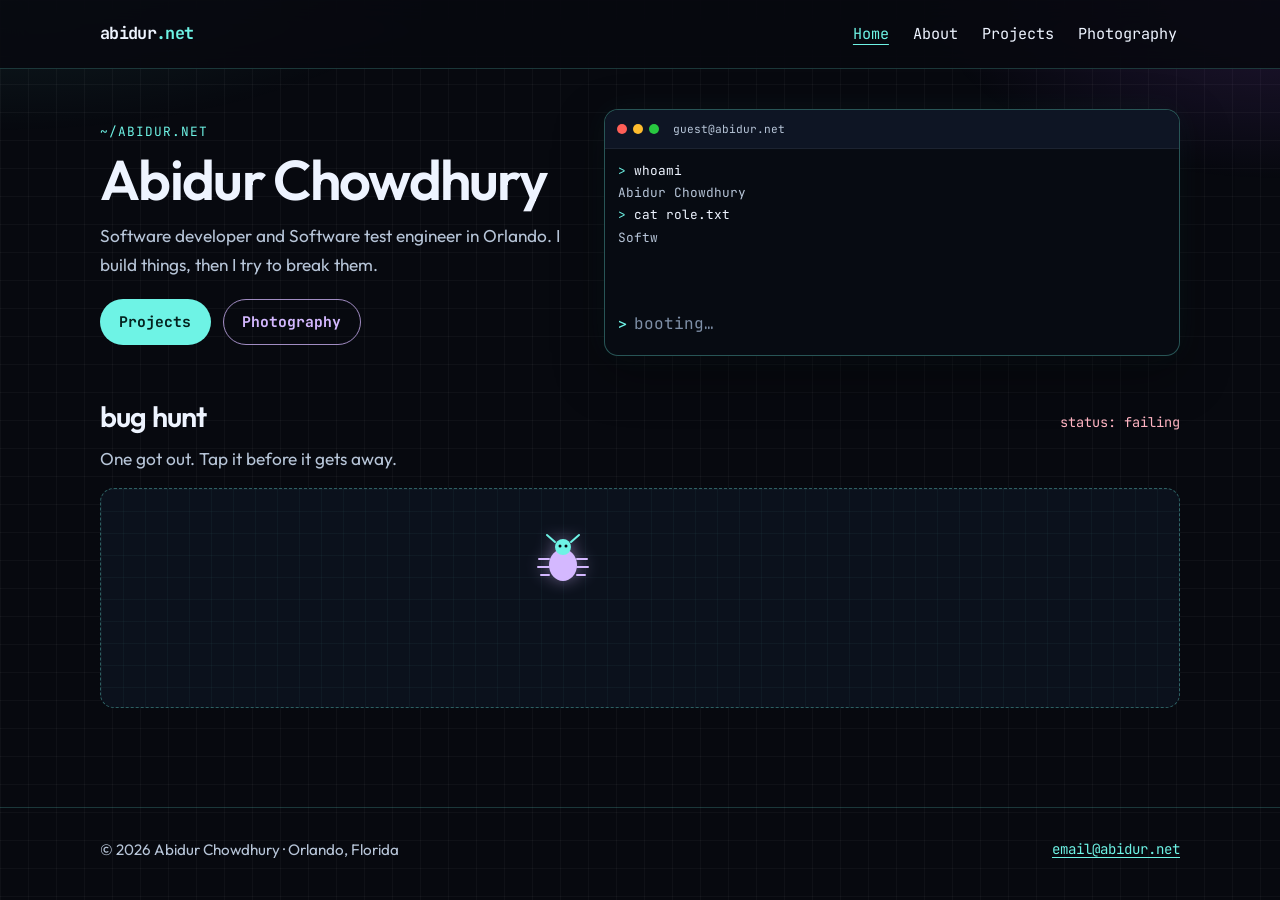
<file: index.html>
<!DOCTYPE html>
<html lang="en">
<head>
  <meta charset="utf-8">
  <meta name="viewport" content="width=device-width, initial-scale=1">
  <title>Abidur Chowdhury — Software Developer &amp; Software Test Engineer</title>
  <meta name="description" content="Abidur Chowdhury is a software developer and Software test engineer in Orlando, Florida. Games, tests, and photos.">
  <meta name="author" content="Abidur Chowdhury">
  <meta name="theme-color" content="#07090f">
  <link rel="canonical" href="https://abidur.net/">
  <meta property="og:title" content="Abidur Chowdhury — Software Developer &amp; Software Test Engineer">
  <meta property="og:description" content="Abidur Chowdhury is a software developer and Software test engineer in Orlando, Florida. Games, tests, and photos.">
  <meta property="og:type" content="website">
  <meta property="og:url" content="https://abidur.net/">
  <meta property="og:image" content="https://abidur.net/og.png">
  <meta name="twitter:card" content="summary_large_image">
  <meta name="twitter:title" content="Abidur Chowdhury — Software Developer &amp; Software Test Engineer">
  <meta name="twitter:description" content="Abidur Chowdhury is a software developer and Software test engineer in Orlando, Florida. Games, tests, and photos.">
  <meta name="twitter:image" content="https://abidur.net/og.png">
  <link rel="icon" href="/favicon.svg" type="image/svg+xml">
  <link rel="preconnect" href="https://fonts.googleapis.com">
  <link rel="preconnect" href="https://fonts.gstatic.com" crossorigin>
  <link href="https://fonts.googleapis.com/css2?family=JetBrains+Mono:wght@400;600;700&family=Outfit:wght@400;500;600;700&display=swap" rel="stylesheet">
  <link rel="stylesheet" href="/css/styles.css">
  <script>document.documentElement.classList.add("js");</script>
</head>
<body>
  <a class="skip" href="#main">Skip to content</a>
  <header class="site-header">
    <div class="header-inner">
      <a class="logo" href="/">abidur<span>.net</span></a>
      <button class="nav-toggle" type="button" aria-expanded="false" aria-controls="site-nav">
        <span class="sr-only">Menu</span>
        <span class="burger" aria-hidden="true"></span>
      </button>
      <nav id="site-nav" class="site-nav" aria-label="Primary">
        <a href="/" aria-current="page">Home</a>
        <a href="/about.html">About</a>
        <a href="/projects.html">Projects</a>
        <a href="/photography.html">Photography</a>
      </nav>
    </div>
  </header>

  <main id="main">
    <section class="hero-grid reveal">
      <div>
        <p class="eyebrow">~/abidur.net</p>
        <h1>Abidur Chowdhury</h1>
        <p class="lede">Software developer and Software test engineer in Orlando. I build things, then I try to break them.</p>
        <div class="cta">
          <a class="btn" href="/projects.html">Projects</a>
          <a class="btn btn-alt" href="/photography.html">Photography</a>
        </div>
      </div>

      <div class="terminal" role="region" aria-label="Interactive terminal">
        <div class="terminal-bar">
          <span class="dot dot-r"></span>
          <span class="dot dot-y"></span>
          <span class="dot dot-g"></span>
          <span class="terminal-title">guest@abidur.net</span>
        </div>
        <div class="terminal-body" id="terminal-output">
          <noscript>
            <p class="line line-cmd"><span class="pr" aria-hidden="true">&gt;</span> whoami</p>
            <p class="line line-out">Abidur Chowdhury</p>
            <p class="line line-cmd"><span class="pr" aria-hidden="true">&gt;</span> cat role.txt</p>
            <p class="line line-out">Software Developer &amp; Software Test Engineer</p>
            <p class="line line-cmd"><span class="pr" aria-hidden="true">&gt;</span> location</p>
            <p class="line line-out">Orlando, Florida</p>
          </noscript>
        </div>
        <form class="terminal-form" id="terminal-form">
          <label class="sr-only" for="terminal-input">Terminal command. Type help for a list of commands.</label>
          <span class="pr" aria-hidden="true">&gt;</span>
          <input id="terminal-input" name="command" type="text" autocomplete="off" autocapitalize="off" autocorrect="off" spellcheck="false" placeholder="booting…" disabled>
          <button class="sr-only" type="submit">Run command</button>
        </form>
      </div>
    </section>

    <section class="qa reveal" aria-labelledby="qa-title">
      <div class="qa-head">
        <h2 id="qa-title">bug hunt</h2>
        <p id="qa-status" class="status status-fail">status: failing</p>
      </div>
      <p class="lede">One got out. Tap it before it gets away.</p>
      <div class="lab" id="lab">
        <div class="bug-roam" id="bug-roam">
        <button class="bug" id="bug" type="button" aria-label="Squash the bug">
          <span class="bug-body">
            <svg viewBox="0 0 64 64" aria-hidden="true">
              <ellipse cx="32" cy="38" rx="14" ry="16" fill="#d4b8ff"/>
              <circle cx="32" cy="20" r="8" fill="#6ef3e5"/>
              <circle cx="29" cy="19" r="1.5" fill="#07090f"/>
              <circle cx="35" cy="19" r="1.5" fill="#07090f"/>
              <path d="M24 15 16 8M40 15l8-7" fill="none" stroke="#6ef3e5" stroke-width="2" stroke-linecap="round"/>
              <path d="M18 32H8M18 40H7M18 48H10M46 32h10M46 40h11M46 48h8" fill="none" stroke="#d4b8ff" stroke-width="2" stroke-linecap="round"/>
            </svg>
          </span>
        </button>
        </div>
      </div>
      <p id="qa-result" class="pass" hidden role="status">bug found → test passed</p>
      <p id="qa-count" class="count" hidden>bugs found: 0</p>
      <button class="btn btn-alt bug-reset" id="bug-reset" type="button" hidden>release another bug</button>
      <noscript><p>The squash test needs JavaScript.</p></noscript>
    </section>
  </main>

  <footer class="site-footer">
    <div class="footer-inner">
      <p>© <span data-year>2026</span> Abidur Chowdhury · Orlando, Florida</p>
      <ul class="footer-links">
        <li><a href="mailto:email@abidur.net">email@abidur.net</a></li>
      </ul>
    </div>
  </footer>

  <script src="/js/site.js" defer></script>
  <script src="/js/terminal.js" defer></script>
  <script src="/js/qa.js" defer></script>
</body>
</html>
</file>
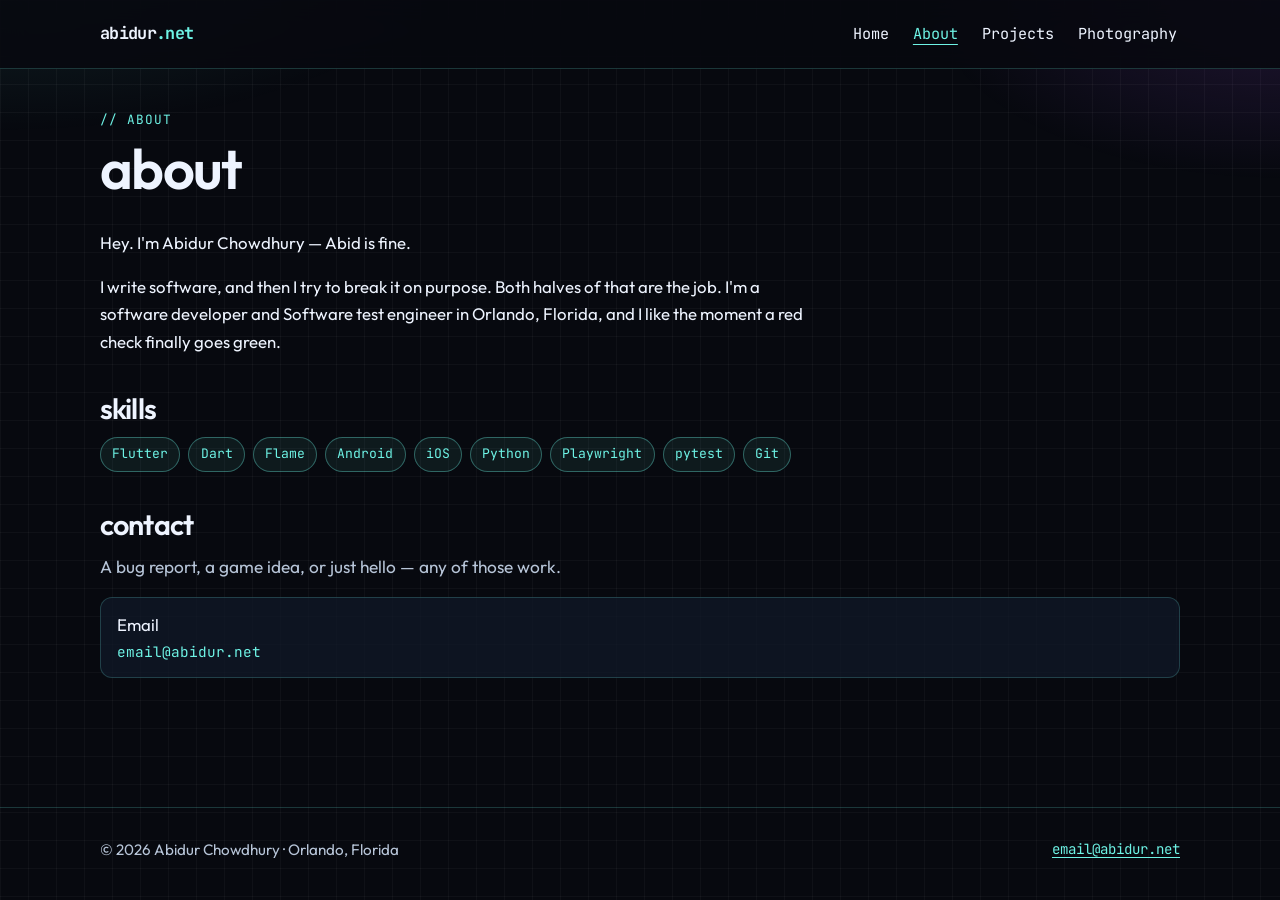
<file: about.html>
<!DOCTYPE html>
<html lang="en">
<head>
  <meta charset="utf-8">
  <meta name="viewport" content="width=device-width, initial-scale=1">
  <title>About — Abidur Chowdhury</title>
  <meta name="description" content="About Abidur Chowdhury, a software developer and Software test engineer in Orlando, Florida.">
  <meta name="author" content="Abidur Chowdhury">
  <meta name="theme-color" content="#07090f">
  <link rel="canonical" href="https://abidur.net/about.html">
  <meta property="og:title" content="About — Abidur Chowdhury">
  <meta property="og:description" content="About Abidur Chowdhury, a software developer and Software test engineer in Orlando, Florida.">
  <meta property="og:type" content="website">
  <meta property="og:url" content="https://abidur.net/about.html">
  <meta property="og:image" content="https://abidur.net/og.png">
  <meta name="twitter:card" content="summary_large_image">
  <meta name="twitter:title" content="About — Abidur Chowdhury">
  <meta name="twitter:description" content="About Abidur Chowdhury, a software developer and Software test engineer in Orlando, Florida.">
  <meta name="twitter:image" content="https://abidur.net/og.png">
  <link rel="icon" href="/favicon.svg" type="image/svg+xml">
  <link rel="preconnect" href="https://fonts.googleapis.com">
  <link rel="preconnect" href="https://fonts.gstatic.com" crossorigin>
  <link href="https://fonts.googleapis.com/css2?family=JetBrains+Mono:wght@400;600;700&family=Outfit:wght@400;500;600;700&display=swap" rel="stylesheet">
  <link rel="stylesheet" href="/css/styles.css">
  <script>document.documentElement.classList.add("js");</script>
</head>
<body>
  <a class="skip" href="#main">Skip to content</a>
  <header class="site-header">
    <div class="header-inner">
      <a class="logo" href="/">abidur<span>.net</span></a>
      <button class="nav-toggle" type="button" aria-expanded="false" aria-controls="site-nav">
        <span class="sr-only">Menu</span>
        <span class="burger" aria-hidden="true"></span>
      </button>
      <nav id="site-nav" class="site-nav" aria-label="Primary">
        <a href="/">Home</a>
        <a href="/about.html" aria-current="page">About</a>
        <a href="/projects.html">Projects</a>
        <a href="/photography.html">Photography</a>
      </nav>
    </div>
  </header>

  <main id="main">
    <header class="page-head reveal">
      <p class="eyebrow">// about</p>
      <h1>about</h1>
    </header>

    <div class="prose reveal">
      <p>Hey. I'm Abidur Chowdhury — Abid is fine.</p>
      <p>I write software, and then I try to break it on purpose. Both halves of that are the job. I'm a software developer and Software test engineer in Orlando, Florida, and I like the moment a red check finally goes green.</p>
      <!-- TODO: Add a personal note here — hobbies, what you do away from the keyboard, how you got into this. -->
      <!-- TODO: Add work, school, or other background here if you want it public. Nothing was invented to fill this gap. -->
    </div>

    <section class="section reveal" aria-labelledby="skills-title">
      <h2 id="skills-title">skills</h2>
      <!-- TODO: Edit these chips so they match the tools you actually want listed. -->
      <ul class="chips">
        <li>Flutter</li>
        <li>Dart</li>
        <li>Flame</li>
        <li>Android</li>
        <li>iOS</li>
        <li>Python</li>
        <li>Playwright</li>
        <li>pytest</li>
        <li>Git</li>
      </ul>
    </section>

    <section class="section reveal" id="contact" aria-labelledby="contact-title">
      <h2 id="contact-title">contact</h2>
      <p class="lede">A bug report, a game idea, or just hello — any of those work.</p>
      <ul class="contact-list">
        <li>
          <a href="mailto:email@abidur.net">
            Email
            <span>email@abidur.net</span>
          </a>
        </li>
      </ul>
    </section>
  </main>

  <footer class="site-footer">
    <div class="footer-inner">
      <p>© <span data-year>2026</span> Abidur Chowdhury · Orlando, Florida</p>
      <ul class="footer-links">
        <li><a href="mailto:email@abidur.net">email@abidur.net</a></li>
      </ul>
    </div>
  </footer>

  <script src="/js/site.js" defer></script>
</body>
</html>
</file>
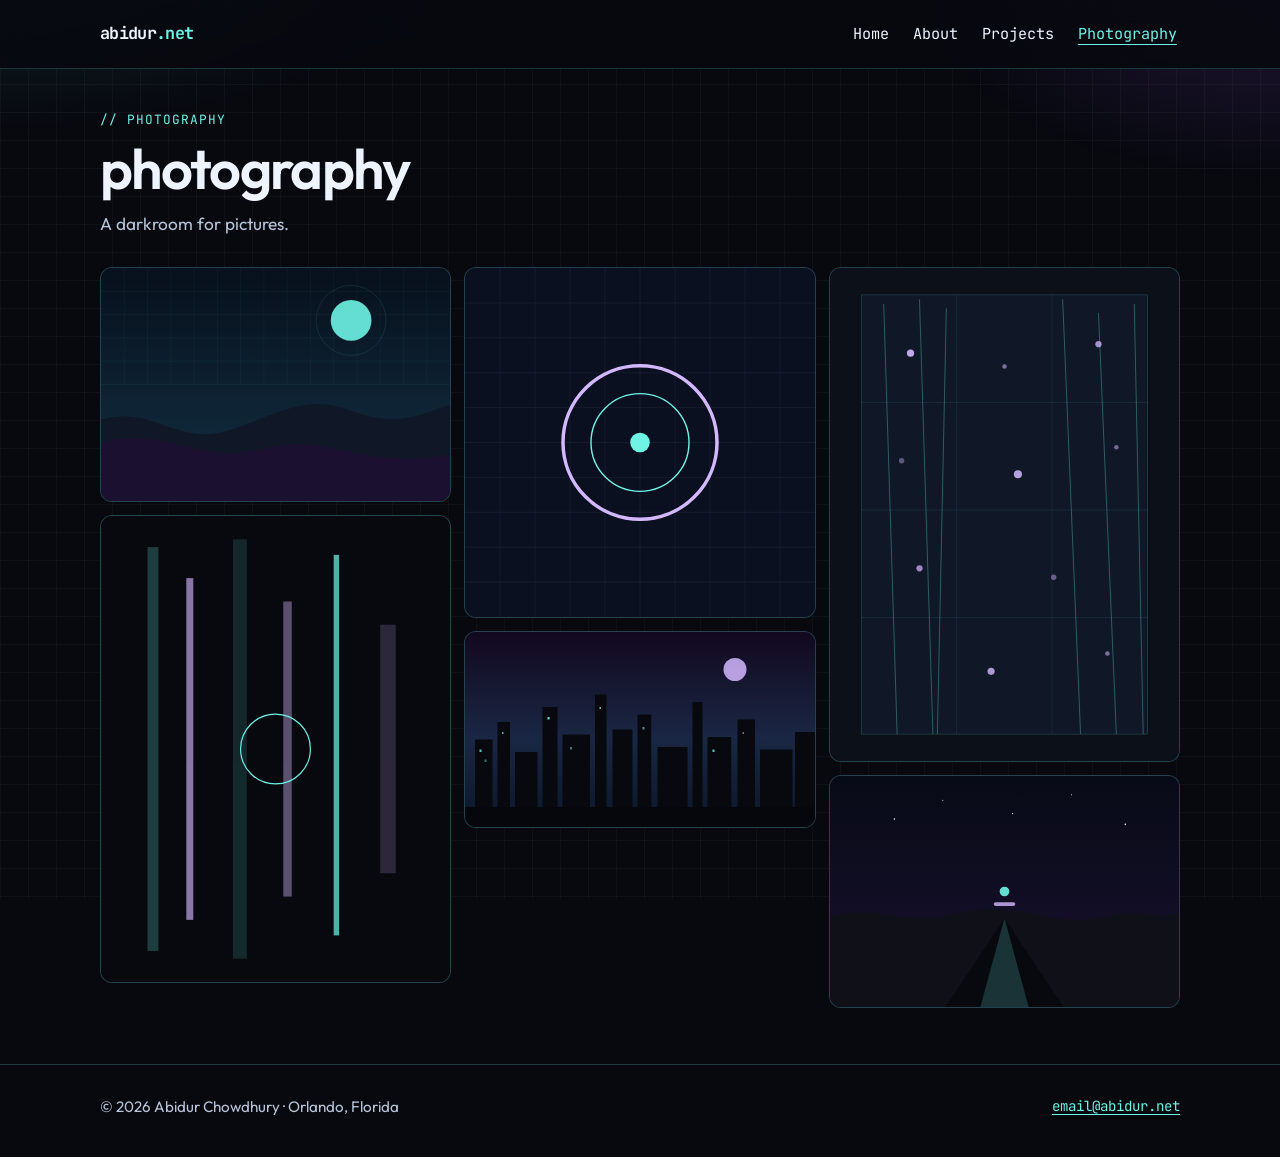
<file: photography.html>
<!DOCTYPE html>
<html lang="en">
<head>
  <meta charset="utf-8">
  <meta name="viewport" content="width=device-width, initial-scale=1">
  <title>Photography — Abidur Chowdhury</title>
  <meta name="description" content="Photography by Abidur Chowdhury.">
  <meta name="author" content="Abidur Chowdhury">
  <meta name="theme-color" content="#07090f">
  <link rel="canonical" href="https://abidur.net/photography.html">
  <meta property="og:title" content="Photography — Abidur Chowdhury">
  <meta property="og:description" content="Photography by Abidur Chowdhury.">
  <meta property="og:type" content="website">
  <meta property="og:url" content="https://abidur.net/photography.html">
  <meta property="og:image" content="https://abidur.net/og.png">
  <meta name="twitter:card" content="summary_large_image">
  <meta name="twitter:title" content="Photography — Abidur Chowdhury">
  <meta name="twitter:description" content="Photography by Abidur Chowdhury.">
  <meta name="twitter:image" content="https://abidur.net/og.png">
  <link rel="icon" href="/favicon.svg" type="image/svg+xml">
  <link rel="preconnect" href="https://fonts.googleapis.com">
  <link rel="preconnect" href="https://fonts.gstatic.com" crossorigin>
  <link href="https://fonts.googleapis.com/css2?family=JetBrains+Mono:wght@400;600;700&family=Outfit:wght@400;500;600;700&display=swap" rel="stylesheet">
  <link rel="stylesheet" href="/css/styles.css">
  <script>document.documentElement.classList.add("js");</script>
</head>
<body>
  <a class="skip" href="#main">Skip to content</a>
  <header class="site-header">
    <div class="header-inner">
      <a class="logo" href="/">abidur<span>.net</span></a>
      <button class="nav-toggle" type="button" aria-expanded="false" aria-controls="site-nav">
        <span class="sr-only">Menu</span>
        <span class="burger" aria-hidden="true"></span>
      </button>
      <nav id="site-nav" class="site-nav" aria-label="Primary">
        <a href="/">Home</a>
        <a href="/about.html">About</a>
        <a href="/projects.html">Projects</a>
        <a href="/photography.html" aria-current="page">Photography</a>
      </nav>
    </div>
  </header>

  <main id="main">
    <header class="page-head reveal">
      <p class="eyebrow">// photography</p>
      <h1>photography</h1>
      <p class="lede">A darkroom for pictures.</p>
    </header>

    <p class="empty" id="gallery-empty" hidden>No photos yet.</p>
    <div class="gallery reveal" id="gallery"></div>
    <noscript><p>The gallery needs JavaScript. Photo files live in /photos.</p></noscript>

    <dialog id="lightbox" aria-label="Photo viewer">
      <div class="lightbox-panel">
        <img class="lightbox-photo" alt="">
        <p class="lightbox-caption"></p>
        <p class="lightbox-status sr-only" aria-live="polite"></p>
        <div class="lightbox-controls">
          <button type="button" data-dir="-1">Previous</button>
          <button type="button" data-dir="1">Next</button>
          <button type="button" data-close>Close</button>
        </div>
      </div>
    </dialog>
  </main>

  <footer class="site-footer">
    <div class="footer-inner">
      <p>© <span data-year>2026</span> Abidur Chowdhury · Orlando, Florida</p>
      <ul class="footer-links">
        <li><a href="mailto:email@abidur.net">email@abidur.net</a></li>
      </ul>
    </div>
  </footer>

  <script src="/js/photos.js" defer></script>
  <script src="/js/gallery.js" defer></script>
  <script src="/js/site.js" defer></script>
</body>
</html>
</file>
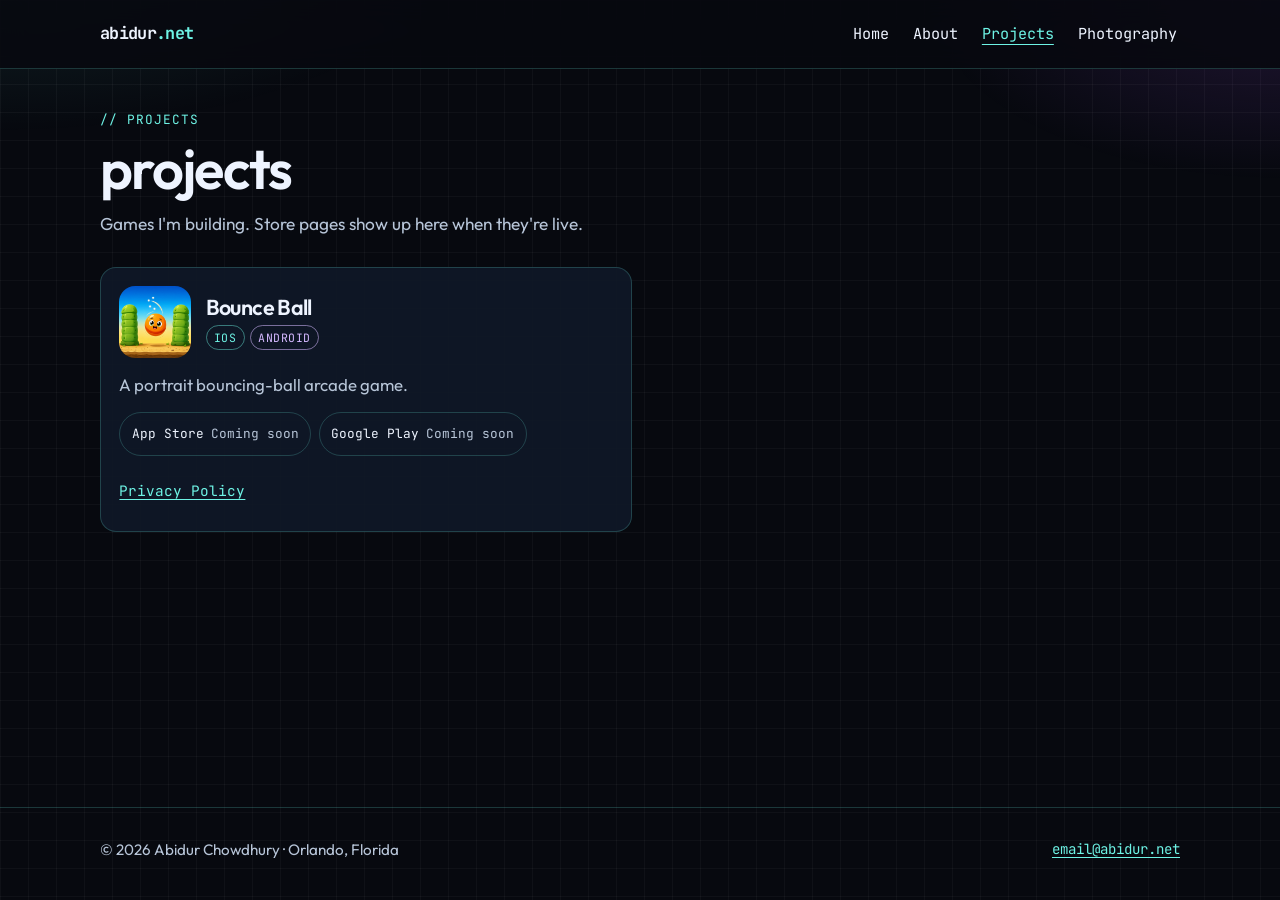
<file: projects.html>
<!DOCTYPE html>
<html lang="en">
<head>
  <meta charset="utf-8">
  <meta name="viewport" content="width=device-width, initial-scale=1">
  <title>Projects — Abidur Chowdhury</title>
  <meta name="description" content="Games by Abidur Chowdhury, including Bounce Ball for iOS and Android.">
  <meta name="author" content="Abidur Chowdhury">
  <meta name="theme-color" content="#07090f">
  <link rel="canonical" href="https://abidur.net/projects.html">
  <meta property="og:title" content="Projects — Abidur Chowdhury">
  <meta property="og:description" content="Games by Abidur Chowdhury, including Bounce Ball for iOS and Android.">
  <meta property="og:type" content="website">
  <meta property="og:url" content="https://abidur.net/projects.html">
  <meta property="og:image" content="https://abidur.net/og.png">
  <meta name="twitter:card" content="summary_large_image">
  <meta name="twitter:title" content="Projects — Abidur Chowdhury">
  <meta name="twitter:description" content="Games by Abidur Chowdhury, including Bounce Ball for iOS and Android.">
  <meta name="twitter:image" content="https://abidur.net/og.png">
  <link rel="icon" href="/favicon.svg" type="image/svg+xml">
  <link rel="preconnect" href="https://fonts.googleapis.com">
  <link rel="preconnect" href="https://fonts.gstatic.com" crossorigin>
  <link href="https://fonts.googleapis.com/css2?family=JetBrains+Mono:wght@400;600;700&family=Outfit:wght@400;500;600;700&display=swap" rel="stylesheet">
  <link rel="stylesheet" href="/css/styles.css">
  <script>document.documentElement.classList.add("js");</script>
</head>
<body>
  <a class="skip" href="#main">Skip to content</a>
  <header class="site-header">
    <div class="header-inner">
      <a class="logo" href="/">abidur<span>.net</span></a>
      <button class="nav-toggle" type="button" aria-expanded="false" aria-controls="site-nav">
        <span class="sr-only">Menu</span>
        <span class="burger" aria-hidden="true"></span>
      </button>
      <nav id="site-nav" class="site-nav" aria-label="Primary">
        <a href="/">Home</a>
        <a href="/about.html">About</a>
        <a href="/projects.html" aria-current="page">Projects</a>
        <a href="/photography.html">Photography</a>
      </nav>
    </div>
  </header>

  <main id="main">
    <header class="page-head reveal">
      <p class="eyebrow">// projects</p>
      <h1>projects</h1>
      <p class="lede">Games I'm building. Store pages show up here when they're live.</p>
    </header>

    <div class="project-grid reveal" id="project-grid"></div>
    <noscript>
      <article class="project-card">
        <h2>Bounce Ball</h2>
        <p>A portrait bouncing-ball arcade game.</p>
        <p>iOS and Android. Store links coming soon.</p>
        <p><a href="/projects/bounceball/privacy.html">Privacy Policy</a></p>
      </article>
    </noscript>
  </main>

  <footer class="site-footer">
    <div class="footer-inner">
      <p>© <span data-year>2026</span> Abidur Chowdhury · Orlando, Florida</p>
      <ul class="footer-links">
        <li><a href="mailto:email@abidur.net">email@abidur.net</a></li>
      </ul>
    </div>
  </footer>

  <script src="/js/projects.js" defer></script>
  <script src="/js/projects-page.js" defer></script>
  <script src="/js/site.js" defer></script>
</body>
</html>
</file>
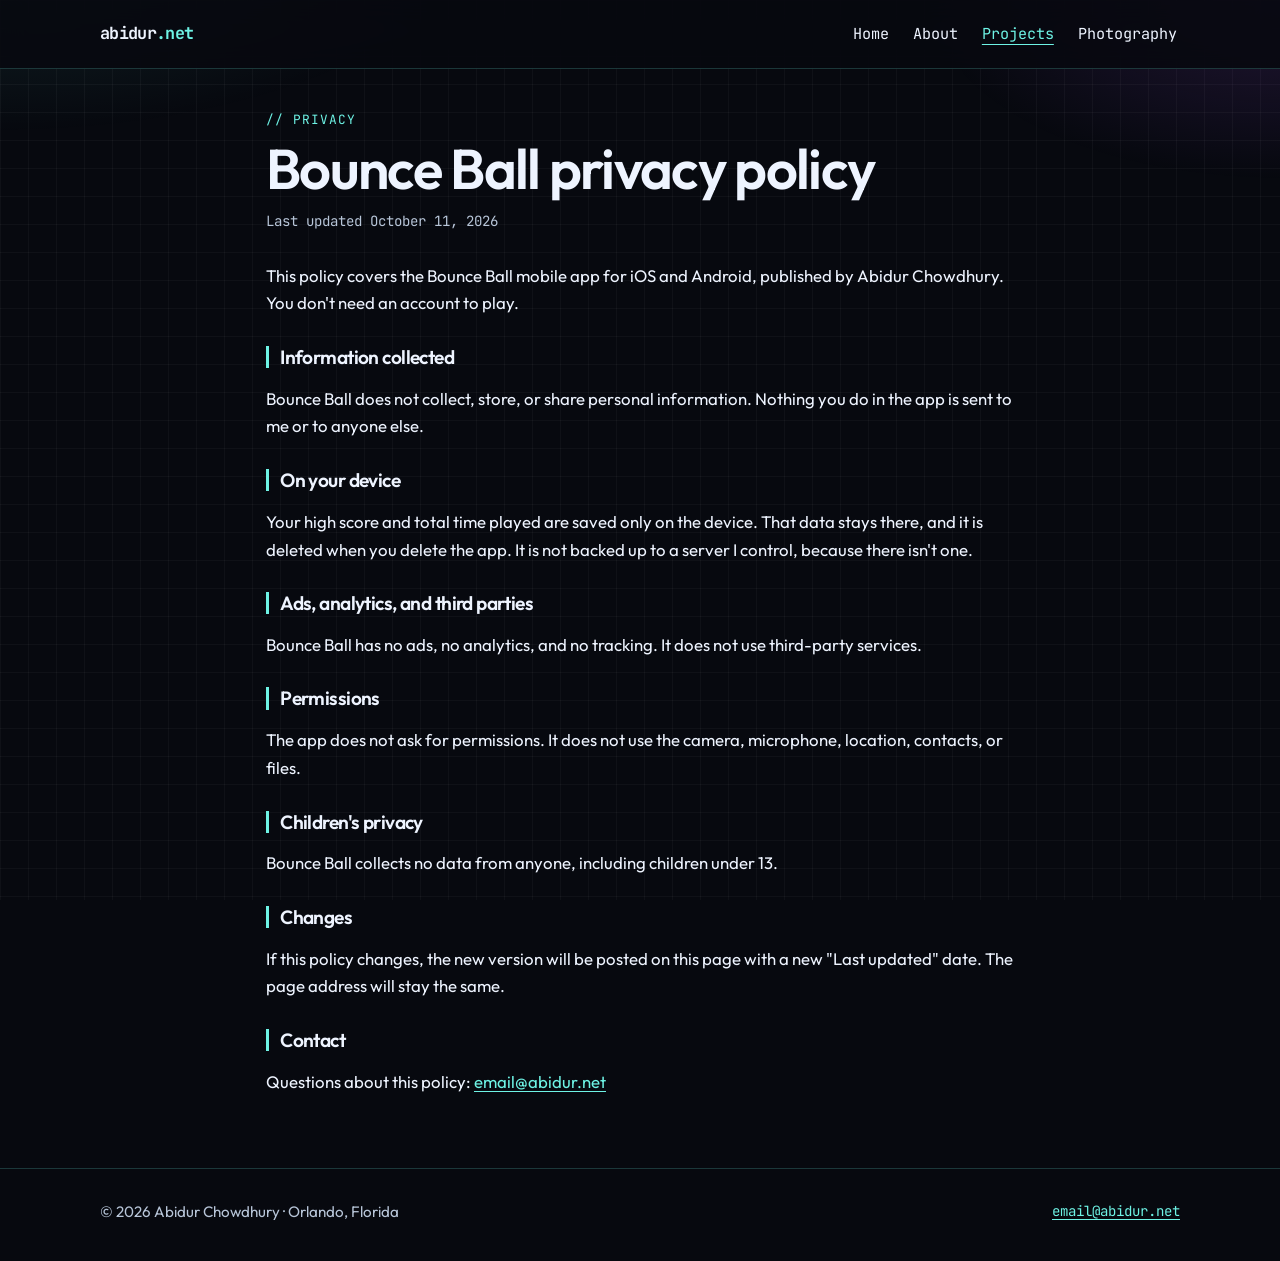
<file: projects/bounceball/privacy.html>
<!DOCTYPE html>
<html lang="en">
<!--
  Privacy page template for one game.
  Copy this file to /projects/<slug>/privacy.html (the URL the stores will use).
  Then update:
    - <title>, meta description, canonical, and og:url
    - the game name in the heading and intro
    - the <time> "Last updated" date
    - the "On your device" section, if this game stores something different
  Leave the URL as /projects/<slug>/privacy.html. Don't rename it after the stores link to it.
-->
<head>
  <meta charset="utf-8">
  <meta name="viewport" content="width=device-width, initial-scale=1">
  <title>Bounce Ball Privacy Policy — Abidur Chowdhury</title>
  <meta name="description" content="Privacy policy for Bounce Ball by Abidur Chowdhury. The app collects no personal information.">
  <meta name="author" content="Abidur Chowdhury">
  <meta name="theme-color" content="#07090f">
  <link rel="canonical" href="https://abidur.net/projects/bounceball/privacy.html">
  <meta property="og:title" content="Bounce Ball Privacy Policy — Abidur Chowdhury">
  <meta property="og:description" content="Privacy policy for Bounce Ball by Abidur Chowdhury. The app collects no personal information.">
  <meta property="og:type" content="website">
  <meta property="og:url" content="https://abidur.net/projects/bounceball/privacy.html">
  <meta property="og:image" content="https://abidur.net/og.png">
  <meta name="twitter:card" content="summary_large_image">
  <meta name="twitter:title" content="Bounce Ball Privacy Policy — Abidur Chowdhury">
  <meta name="twitter:description" content="Privacy policy for Bounce Ball by Abidur Chowdhury. The app collects no personal information.">
  <meta name="twitter:image" content="https://abidur.net/og.png">
  <link rel="icon" href="/favicon.svg" type="image/svg+xml">
  <link rel="preconnect" href="https://fonts.googleapis.com">
  <link rel="preconnect" href="https://fonts.gstatic.com" crossorigin>
  <link href="https://fonts.googleapis.com/css2?family=JetBrains+Mono:wght@400;600;700&family=Outfit:wght@400;500;600;700&display=swap" rel="stylesheet">
  <link rel="stylesheet" href="/css/styles.css">
  <script>document.documentElement.classList.add("js");</script>
</head>
<body>
  <a class="skip" href="#main">Skip to content</a>
  <header class="site-header">
    <div class="header-inner">
      <a class="logo" href="/">abidur<span>.net</span></a>
      <button class="nav-toggle" type="button" aria-expanded="false" aria-controls="site-nav">
        <span class="sr-only">Menu</span>
        <span class="burger" aria-hidden="true"></span>
      </button>
      <nav id="site-nav" class="site-nav" aria-label="Primary">
        <a href="/">Home</a>
        <a href="/about.html">About</a>
        <a href="/projects.html" aria-current="page">Projects</a>
        <a href="/photography.html">Photography</a>
      </nav>
    </div>
  </header>

  <main id="main" class="policy">
    <header class="page-head">
      <p class="eyebrow">// privacy</p>
      <h1>Bounce Ball privacy policy</h1>
      <p class="updated">Last updated <time datetime="2026-10-11">October 11, 2026</time></p>
    </header>

    <p>This policy covers the Bounce Ball mobile app for iOS and Android, published by Abidur Chowdhury. You don't need an account to play.</p>

    <h2>Information collected</h2>
    <p>Bounce Ball does not collect, store, or share personal information. Nothing you do in the app is sent to me or to anyone else.</p>

    <h2>On your device</h2>
    <p>Your high score and total time played are saved only on the device. That data stays there, and it is deleted when you delete the app. It is not backed up to a server I control, because there isn't one.</p>

    <h2>Ads, analytics, and third parties</h2>
    <p>Bounce Ball has no ads, no analytics, and no tracking. It does not use third-party services.</p>

    <h2>Permissions</h2>
    <p>The app does not ask for permissions. It does not use the camera, microphone, location, contacts, or files.</p>

    <h2>Children's privacy</h2>
    <p>Bounce Ball collects no data from anyone, including children under 13.</p>

    <h2>Changes</h2>
    <p>If this policy changes, the new version will be posted on this page with a new "Last updated" date. The page address will stay the same.</p>

    <h2>Contact</h2>
    <p>Questions about this policy: <a href="mailto:email@abidur.net">email@abidur.net</a></p>
  </main>

  <footer class="site-footer">
    <div class="footer-inner">
      <p>© <span data-year>2026</span> Abidur Chowdhury · Orlando, Florida</p>
      <ul class="footer-links">
        <li><a href="mailto:email@abidur.net">email@abidur.net</a></li>
      </ul>
    </div>
  </footer>

  <script src="/js/site.js" defer></script>
</body>
</html>
</file>
<file: css/styles.css>
:root {
  --bg: #07090f;
  --bg-raised: #101828;
  --text: #eef4ff;
  --muted: #b7c5d8;
  --cyan: #6ef3e5;
  --cyan-ink: #04221f;
  --purple: #d4b8ff;
  --green: #86efac;
  --pink: #ffb4c2;
  --line: rgba(110, 243, 229, 0.2);
  --font: Outfit, "Avenir Next", "Segoe UI", sans-serif;
  --mono: "JetBrains Mono", "SF Mono", ui-monospace, Menlo, Consolas, monospace;
  --header: 4.25rem;
  --max: 1080px;
  color-scheme: dark;
}

*,
*::before,
*::after {
  box-sizing: border-box;
}

[hidden] {
  display: none !important;
}

html {
  scroll-behavior: smooth;
}

body {
  margin: 0;
  min-height: 100vh;
  display: flex;
  flex-direction: column;
  background: var(--bg);
  color: var(--text);
  font-family: var(--font);
  font-size: 1.05rem;
  line-height: 1.65;
  -webkit-font-smoothing: antialiased;
}

body::before {
  content: "";
  position: fixed;
  inset: 0;
  z-index: -1;
  pointer-events: none;
  background-image:
    radial-gradient(ellipse 70% 45% at 0% -10%, rgba(110, 243, 229, 0.14), transparent 55%),
    radial-gradient(ellipse 55% 40% at 100% 0%, rgba(168, 85, 247, 0.16), transparent 50%),
    linear-gradient(rgba(255, 255, 255, 0.035) 1px, transparent 1px),
    linear-gradient(90deg, rgba(255, 255, 255, 0.035) 1px, transparent 1px);
  background-size: auto, auto, 28px 28px, 28px 28px;
}

img {
  max-width: 100%;
  height: auto;
}

button,
input {
  font: inherit;
  color: inherit;
}

button {
  cursor: pointer;
}

a {
  color: var(--cyan);
  text-underline-offset: 0.18em;
}

a:hover {
  text-shadow: 0 0 12px rgba(110, 243, 229, 0.45);
}

:focus-visible {
  outline: 2px solid var(--cyan);
  outline-offset: 3px;
}

::selection {
  background: rgba(110, 243, 229, 0.28);
  color: #fff;
}

.sr-only {
  position: absolute;
  width: 1px;
  height: 1px;
  padding: 0;
  margin: -1px;
  overflow: hidden;
  clip: rect(0, 0, 0, 0);
  white-space: nowrap;
  border: 0;
}

.skip {
  position: absolute;
  left: 0.75rem;
  top: -4rem;
  z-index: 80;
  background: var(--cyan);
  color: var(--cyan-ink);
  text-decoration: none;
  font-family: var(--mono);
  padding: 0.55rem 0.8rem;
  border-radius: 8px;
}

.skip:focus {
  top: 0.75rem;
}

.site-header {
  position: sticky;
  top: 0;
  z-index: 30;
  background: rgba(7, 9, 15, 0.88);
  border-bottom: 1px solid var(--line);
  backdrop-filter: blur(14px);
}

.header-inner,
.footer-inner,
main {
  width: min(var(--max), calc(100% - 2rem));
  margin-inline: auto;
}

.header-inner {
  position: relative;
  min-height: var(--header);
  display: flex;
  align-items: center;
  justify-content: space-between;
  gap: 1rem;
}

.logo {
  font-family: var(--mono);
  font-weight: 700;
  color: var(--text);
  text-decoration: none;
  letter-spacing: -0.04em;
  font-size: 1.05rem;
}

.logo span {
  color: var(--cyan);
}

.logo:hover {
  text-shadow: 0 0 16px rgba(110, 243, 229, 0.4);
}

.nav-toggle {
  display: inline-flex;
  align-items: center;
  justify-content: center;
  width: 44px;
  height: 44px;
  border-radius: 10px;
  border: 1px solid var(--line);
  background: transparent;
}

.burger,
.burger::before,
.burger::after {
  display: block;
  width: 18px;
  height: 2px;
  background: var(--text);
  position: relative;
  border-radius: 2px;
}

.burger::before,
.burger::after {
  content: "";
  position: absolute;
  left: 0;
}

.burger::before {
  top: -6px;
}

.burger::after {
  top: 6px;
}

.nav-toggle[aria-expanded="true"] .burger {
  background: transparent;
}

.nav-toggle[aria-expanded="true"] .burger::before {
  top: 0;
  transform: rotate(45deg);
}

.nav-toggle[aria-expanded="true"] .burger::after {
  top: 0;
  transform: rotate(-45deg);
}

.site-nav {
  display: none;
  position: absolute;
  top: 100%;
  left: 50%;
  transform: translateX(-50%);
  width: 100vw;
  flex-direction: column;
  gap: 0.15rem;
  padding: 0.4rem 1rem 0.9rem;
  background: #0c1220;
  border-bottom: 1px solid var(--line);
}

.site-nav.open {
  display: flex;
}

.site-nav a {
  color: var(--text);
  text-decoration: none;
  font-family: var(--mono);
  font-size: 0.95rem;
  padding: 0.7rem 0.2rem;
  min-height: 44px;
  display: flex;
  align-items: center;
}

.site-nav a:hover,
.site-nav a[aria-current="page"] {
  color: var(--cyan);
  text-decoration: underline;
  text-underline-offset: 0.35em;
}

main {
  flex: 1;
  padding: 1.75rem 0 3.5rem;
}

.eyebrow {
  margin: 0 0 0.4rem;
  font-family: var(--mono);
  font-size: 0.8rem;
  letter-spacing: 0.08em;
  text-transform: uppercase;
  color: var(--cyan);
}

h1,
h2,
h3 {
  font-weight: 600;
  line-height: 1.15;
  letter-spacing: -0.03em;
  scroll-margin-top: 5.5rem;
}

h1 {
  margin: 0 0 0.6rem;
  font-size: clamp(2.1rem, 6vw, 3.5rem);
}

h2 {
  margin: 0 0 0.75rem;
  font-size: clamp(1.4rem, 3vw, 1.8rem);
}

.lede {
  margin: 0;
  color: var(--muted);
  font-size: 1.08rem;
  max-width: 42rem;
}

.hero-grid {
  display: grid;
  gap: 1.5rem;
  align-items: center;
}

.cta {
  display: flex;
  flex-wrap: wrap;
  gap: 0.75rem;
  margin-top: 1.25rem;
}

.btn {
  display: inline-flex;
  align-items: center;
  justify-content: center;
  min-height: 44px;
  padding: 0.6rem 1.15rem;
  border-radius: 999px;
  border: 1px solid transparent;
  background: var(--cyan);
  color: var(--cyan-ink);
  font-family: var(--mono);
  font-size: 0.92rem;
  font-weight: 700;
  text-decoration: none;
}

.btn:hover {
  box-shadow: 0 0 22px rgba(110, 243, 229, 0.45);
  text-shadow: none;
}

.btn-alt {
  background: transparent;
  color: var(--purple);
  border-color: rgba(212, 184, 255, 0.75);
}

.btn-alt:hover {
  background: rgba(212, 184, 255, 0.1);
  box-shadow: 0 0 22px rgba(212, 184, 255, 0.35);
}

.terminal {
  background: #070b12;
  border: 1px solid rgba(110, 243, 229, 0.32);
  border-radius: 14px;
  box-shadow: 0 18px 50px rgba(0, 0, 0, 0.35), 0 0 32px rgba(110, 243, 229, 0.05);
  overflow: hidden;
}

.terminal:focus-within {
  border-color: rgba(110, 243, 229, 0.75);
  box-shadow: 0 0 0 1px rgba(110, 243, 229, 0.35), 0 0 28px rgba(110, 243, 229, 0.14);
}

.terminal-bar {
  display: flex;
  align-items: center;
  gap: 0.4rem;
  padding: 0.6rem 0.75rem;
  background: #0e1524;
  border-bottom: 1px solid rgba(255, 255, 255, 0.06);
}

.dot {
  width: 10px;
  height: 10px;
  border-radius: 50%;
}

.dot-r { background: #ff5f57; }
.dot-y { background: #febc2e; }
.dot-g { background: #28c840; }

.terminal-title {
  margin-left: 0.45rem;
  font-family: var(--mono);
  font-size: 0.7rem;
  color: var(--muted);
}

.terminal-body {
  min-height: 9.5rem;
  max-height: 280px;
  overflow: auto;
  padding: 0.75rem 0.85rem 0.35rem;
  font-family: var(--mono);
  font-size: 0.8rem;
  line-height: 1.5;
  scrollbar-color: rgba(110, 243, 229, 0.45) transparent;
}

.line {
  margin: 0 0 0.2rem;
  white-space: pre-wrap;
  overflow-wrap: anywhere;
}

.line-cmd {
  color: var(--text);
}

.line-out {
  color: var(--muted);
}

.line-hint {
  color: #9ecbff;
}

.line-err {
  color: var(--pink);
}

.pr {
  color: var(--cyan);
}

.terminal-form {
  display: flex;
  align-items: center;
  gap: 0.45rem;
  padding: 0.3rem 0.85rem 0.75rem;
}

.terminal-form input {
  flex: 1;
  min-width: 0;
  border: 0;
  background: transparent;
  padding: 0.35rem 0;
  font-family: var(--mono);
  font-size: 16px;
  caret-color: var(--cyan);
}

.terminal-form input:focus-visible {
  outline: none;
}

.terminal-form input::placeholder {
  color: #7f90a8;
}

@media (max-width: 600px) {
  .terminal-bar {
    box-sizing: border-box;
    height: 28px;
    padding: 0 0.65rem;
  }

  .terminal-body {
    min-height: 0;
    max-height: 200px;
    overflow-y: auto;
    padding: 10px 12px;
    font-size: 12px;
    line-height: 1.45;
  }

  .terminal-form {
    padding: 4px 12px 8px;
  }

  .terminal-form input {
    font-size: 16px;
  }
}

.qa {
  margin-top: 2.75rem;
}

.qa-head {
  display: flex;
  flex-wrap: wrap;
  align-items: baseline;
  justify-content: space-between;
  gap: 0.5rem 1rem;
}

.status,
.count {
  margin: 0;
  font-family: var(--mono);
  font-size: 0.85rem;
}

.status-fail { color: var(--pink); }
.status-pass { color: var(--green); }

.lab {
  position: relative;
  height: 220px;
  margin-top: 0.9rem;
  border: 1px dashed rgba(110, 243, 229, 0.35);
  border-radius: 14px;
  background:
    linear-gradient(rgba(110, 243, 229, 0.04) 1px, transparent 1px),
    linear-gradient(90deg, rgba(110, 243, 229, 0.04) 1px, transparent 1px),
    #0b111c;
  background-size: 22px 22px, 22px 22px, auto;
  overflow: hidden;
}

.lab.passed {
  border-style: solid;
  border-color: rgba(134, 239, 172, 0.7);
  box-shadow: inset 0 0 28px rgba(134, 239, 172, 0.12);
}

.bug-roam {
  position: absolute;
  left: calc(50% - 32px);
  top: calc(50% - 32px);
  width: 64px;
  height: 64px;
  transition: left 0.9s ease, top 0.9s ease;
}

.bug {
  width: 64px;
  height: 64px;
  padding: 0;
  border: 0;
  border-radius: 12px;
  background: transparent;
  appearance: none;
  -webkit-appearance: none;
  touch-action: manipulation;
}

.bug-body {
  display: block;
  transform-origin: center;
  animation: scuttle 0.7s ease-in-out infinite;
}

.bug svg {
  width: 64px;
  height: 64px;
  display: block;
  filter: drop-shadow(0 0 8px rgba(212, 184, 255, 0.45));
}

.bug:hover svg,
.bug:focus-visible svg {
  filter: drop-shadow(0 0 12px rgba(110, 243, 229, 0.7));
}

.bug.squashed .bug-body {
  transform: scale(1.3, 0.32) rotate(-12deg);
}

.pass {
  margin: 0.9rem 0 0;
  font-family: var(--mono);
  font-size: 1.05rem;
  color: var(--green);
  text-shadow: 0 0 14px rgba(134, 239, 172, 0.45);
}

.bug-reset {
  margin-top: 0.8rem;
}

.page-head {
  margin-bottom: 1.75rem;
}

.prose {
  max-width: 65ch;
}

.prose p {
  margin: 0 0 1rem;
}

.section {
  margin-top: 2.25rem;
}

.chips {
  display: flex;
  flex-wrap: wrap;
  gap: 0.5rem;
  list-style: none;
  padding: 0;
  margin: 0;
}

.chips li {
  font-family: var(--mono);
  font-size: 0.82rem;
  color: var(--cyan);
  background: rgba(110, 243, 229, 0.07);
  border: 1px solid rgba(110, 243, 229, 0.35);
  border-radius: 999px;
  padding: 0.35rem 0.7rem;
}

.contact-list {
  list-style: none;
  padding: 0;
  margin: 1rem 0 0;
  display: grid;
  gap: 0.75rem;
}

.contact-list a {
  display: flex;
  flex-direction: column;
  gap: 0.1rem;
  text-decoration: none;
  min-height: 44px;
  padding: 0.8rem 1rem;
  border-radius: 12px;
  border: 1px solid var(--line);
  background: rgba(16, 24, 40, 0.75);
  color: var(--text);
}

.contact-list a span {
  color: var(--cyan);
  font-family: var(--mono);
  font-size: 0.9rem;
}

.contact-list a:hover {
  border-color: rgba(110, 243, 229, 0.55);
  box-shadow: 0 0 22px rgba(110, 243, 229, 0.12);
  text-shadow: none;
}

.project-grid {
  display: grid;
  gap: 1rem;
  grid-template-columns: 1fr;
}

.project-card {
  display: flex;
  flex-direction: column;
  gap: 0.8rem;
  padding: 1.15rem;
  border-radius: 16px;
  background: rgba(16, 24, 40, 0.92);
  border: 1px solid var(--line);
}

.project-top {
  display: flex;
  gap: 0.9rem;
  align-items: center;
}

.project-icon {
  width: 72px;
  height: 72px;
  border-radius: 16px;
  object-fit: cover;
  flex: none;
}

.project-card h2 {
  margin: 0;
  font-size: 1.35rem;
}

.project-card p {
  margin: 0;
  color: var(--muted);
}

.badges {
  display: flex;
  flex-wrap: wrap;
  gap: 0.35rem;
  list-style: none;
  padding: 0;
  margin: 0.35rem 0 0;
}

.badges li {
  font-family: var(--mono);
  font-size: 0.72rem;
  letter-spacing: 0.04em;
  text-transform: uppercase;
  color: var(--cyan);
  border: 1px solid rgba(110, 243, 229, 0.45);
  border-radius: 999px;
  padding: 0.12rem 0.45rem;
}

.badges li:nth-child(even) {
  color: var(--purple);
  border-color: rgba(212, 184, 255, 0.55);
}

.stores {
  display: flex;
  flex-wrap: wrap;
  gap: 0.5rem;
}

.store,
.soon {
  font-family: var(--mono);
  font-size: 0.8rem;
}

.store {
  display: inline-flex;
  align-items: center;
  gap: 0.45rem;
  min-height: 44px;
  padding: 0.25rem 0.7rem;
  border-radius: 999px;
  border: 1px solid var(--line);
  color: var(--text);
  text-decoration: none;
}

a.store:hover {
  border-color: rgba(110, 243, 229, 0.6);
  box-shadow: 0 0 16px rgba(110, 243, 229, 0.16);
  text-shadow: none;
}

.soon {
  color: var(--muted);
}

.privacy-link {
  align-self: flex-start;
  display: inline-flex;
  align-items: center;
  min-height: 44px;
  font-family: var(--mono);
  font-size: 0.9rem;
}

.gallery {
  columns: 1;
  column-gap: 0.8rem;
}

.shot {
  break-inside: avoid;
  margin: 0 0 0.8rem;
  background: var(--bg-raised);
  border: 1px solid var(--line);
  border-radius: 12px;
  overflow: hidden;
}

.shot button {
  display: block;
  width: 100%;
  padding: 0;
  border: 0;
  background: transparent;
  cursor: zoom-in;
}

.shot img {
  display: block;
  width: 100%;
}

.shot figcaption {
  margin: 0;
  padding: 0.55rem 0.75rem 0.7rem;
  color: var(--muted);
  font-family: var(--mono);
  font-size: 0.8rem;
}

.shot:hover,
.shot:focus-within {
  border-color: rgba(110, 243, 229, 0.55);
  box-shadow: 0 0 22px rgba(110, 243, 229, 0.12);
}

.empty {
  color: var(--muted);
  font-family: var(--mono);
}

#lightbox {
  padding: 0;
  border: 0;
  background: transparent;
  color: var(--text);
  width: 100vw;
  height: 100vh;
  max-width: 100vw;
  max-height: 100vh;
  margin: 0;
}

#lightbox::backdrop {
  background: rgba(3, 5, 10, 0.86);
}

#lightbox[open] {
  display: grid;
  place-items: center;
}

.lightbox-panel {
  width: min(960px, calc(100vw - 1.5rem));
  max-height: calc(100vh - 1.5rem);
  overflow: auto;
  background: #0c1220;
  border: 1px solid rgba(110, 243, 229, 0.35);
  border-radius: 14px;
  padding: 0.75rem;
  box-shadow: 0 0 40px rgba(110, 243, 229, 0.12);
}

.lightbox-panel img {
  display: block;
  width: auto;
  max-width: 100%;
  max-height: 70vh;
  margin-inline: auto;
  object-fit: contain;
  border-radius: 8px;
}

.lightbox-caption {
  margin: 0.7rem 0 0;
  color: var(--muted);
  font-family: var(--mono);
  font-size: 0.85rem;
  text-align: center;
}

.lightbox-controls {
  display: flex;
  flex-wrap: wrap;
  justify-content: center;
  gap: 0.5rem;
  margin-top: 0.75rem;
}

.lightbox-controls button {
  min-height: 44px;
  padding: 0.4rem 0.9rem;
  border-radius: 999px;
  border: 1px solid var(--line);
  background: transparent;
  font-family: var(--mono);
  font-size: 0.85rem;
}

.lightbox-controls button:hover {
  border-color: rgba(110, 243, 229, 0.6);
  box-shadow: 0 0 16px rgba(110, 243, 229, 0.16);
}

.policy {
  max-width: 68ch;
}

.policy h2 {
  margin-top: 1.8rem;
  font-size: 1.2rem;
  border-left: 3px solid var(--cyan);
  padding-left: 0.7rem;
}

.policy ul {
  margin: 0.4rem 0 0;
  padding-left: 1.15rem;
}

.policy li {
  margin: 0.35rem 0;
}

.policy li::marker {
  color: var(--cyan);
}

.updated {
  margin: 0 0 1.25rem;
  color: var(--muted);
  font-family: var(--mono);
  font-size: 0.88rem;
}

.miss {
  text-align: center;
  padding-top: 1.5rem;
}

.miss-code {
  font-family: var(--mono);
  font-size: clamp(4rem, 14vw, 7rem);
  line-height: 0.9;
  margin: 0 0 1rem;
  color: var(--cyan);
  text-shadow: 0 0 24px rgba(110, 243, 229, 0.35);
}

.miss .terminal {
  text-align: left;
  max-width: 40rem;
  margin: 0 auto 1.25rem;
}

.miss .terminal-body {
  min-height: 0;
}

.site-footer {
  border-top: 1px solid var(--line);
  padding: 1.25rem 0 1.75rem;
  color: var(--muted);
  font-size: 0.95rem;
}

.footer-inner {
  display: flex;
  flex-wrap: wrap;
  gap: 0.6rem 1.5rem;
  justify-content: space-between;
  align-items: center;
}

.footer-inner p {
  margin: 0;
}

.footer-links {
  display: flex;
  flex-wrap: wrap;
  gap: 0.35rem 1rem;
  list-style: none;
  padding: 0;
  margin: 0;
}

.footer-links a {
  display: inline-flex;
  align-items: center;
  min-height: 44px;
  font-family: var(--mono);
  font-size: 0.88rem;
}

.cursor-glow {
  position: fixed;
  left: 0;
  top: 0;
  z-index: 40;
  width: 280px;
  height: 280px;
  border-radius: 50%;
  pointer-events: none;
  opacity: 0;
  background: radial-gradient(circle, rgba(110, 243, 229, 0.2), rgba(168, 85, 247, 0.1) 42%, transparent 70%);
  transform: translate(-100vw, -100vh);
  transition: opacity 0.35s ease;
}

.cursor-glow.on {
  opacity: 1;
}

.toast {
  position: fixed;
  left: 50%;
  bottom: 1rem;
  transform: translateX(-50%);
  z-index: 50;
  max-width: calc(100% - 2rem);
  padding: 0.75rem 1rem;
  border-radius: 999px;
  background: #141028;
  color: var(--text);
  border: 1px solid rgba(212, 184, 255, 0.8);
  box-shadow: 0 0 24px rgba(212, 184, 255, 0.35);
  font-family: var(--mono);
  font-size: 0.88rem;
  text-align: center;
}

body.extra-life .site-header {
  box-shadow: 0 0 24px rgba(212, 184, 255, 0.28);
}

.js .reveal {
  opacity: 0;
  transform: translateY(16px);
  transition: opacity 0.6s ease, transform 0.6s ease;
}

.js .reveal.in {
  opacity: 1;
  transform: none;
}

@media (min-width: 700px) {
  .gallery {
    columns: 2;
  }
}

@media (min-width: 760px) {
  .nav-toggle {
    display: none;
  }

  .site-nav,
  .site-nav.open {
    display: flex;
    position: static;
    transform: none;
    width: auto;
    flex-direction: row;
    align-items: center;
    gap: 0.35rem 1.1rem;
    padding: 0;
    background: transparent;
    border: 0;
  }

  .site-nav a {
    min-height: 44px;
    padding: 0.2rem;
  }
}

@media (min-width: 800px) {
  .project-grid {
    grid-template-columns: repeat(2, minmax(0, 1fr));
  }
}

@media (min-width: 900px) {
  main {
    padding-top: 2.5rem;
  }

  .hero-grid {
    grid-template-columns: minmax(0, 0.9fr) minmax(0, 1.1fr);
    gap: 2rem;
  }
}

@media (min-width: 980px) {
  .gallery {
    columns: 3;
  }
}

@media (prefers-reduced-motion: reduce) {
  html {
    scroll-behavior: auto;
  }

  .js .reveal,
  .js .reveal.in {
    opacity: 1;
    transform: none;
    transition: none;
  }

  .cursor-glow {
    display: none;
  }

  .bug-roam,
  .bug,
  .bug-body,
  .bug.squashed .bug-body,
  .pass,
  .project-card,
  .btn {
    animation: none !important;
    transition: none !important;
  }
}

@media (prefers-reduced-motion: no-preference) {
  .bug.squashed .bug-body {
    animation: squash 0.35s ease forwards;
  }

  .pass {
    animation: rise 0.35s ease;
  }

  .project-card {
    transition: transform 0.2s ease, border-color 0.2s ease, box-shadow 0.2s ease;
  }

  .project-card:hover {
    transform: translateY(-3px);
    border-color: rgba(110, 243, 229, 0.5);
    box-shadow: 0 0 26px rgba(110, 243, 229, 0.12);
  }
}

@keyframes scuttle {
  0%,
  100% { transform: rotate(-10deg) translateX(-2px); }
  50% { transform: rotate(10deg) translateX(2px); }
}

@keyframes squash {
  to {
    transform: scale(1.3, 0.32) rotate(-12deg);
  }
}

@keyframes rise {
  from {
    opacity: 0;
    transform: translateY(6px);
  }
  to {
    opacity: 1;
    transform: none;
  }
}
</file>
